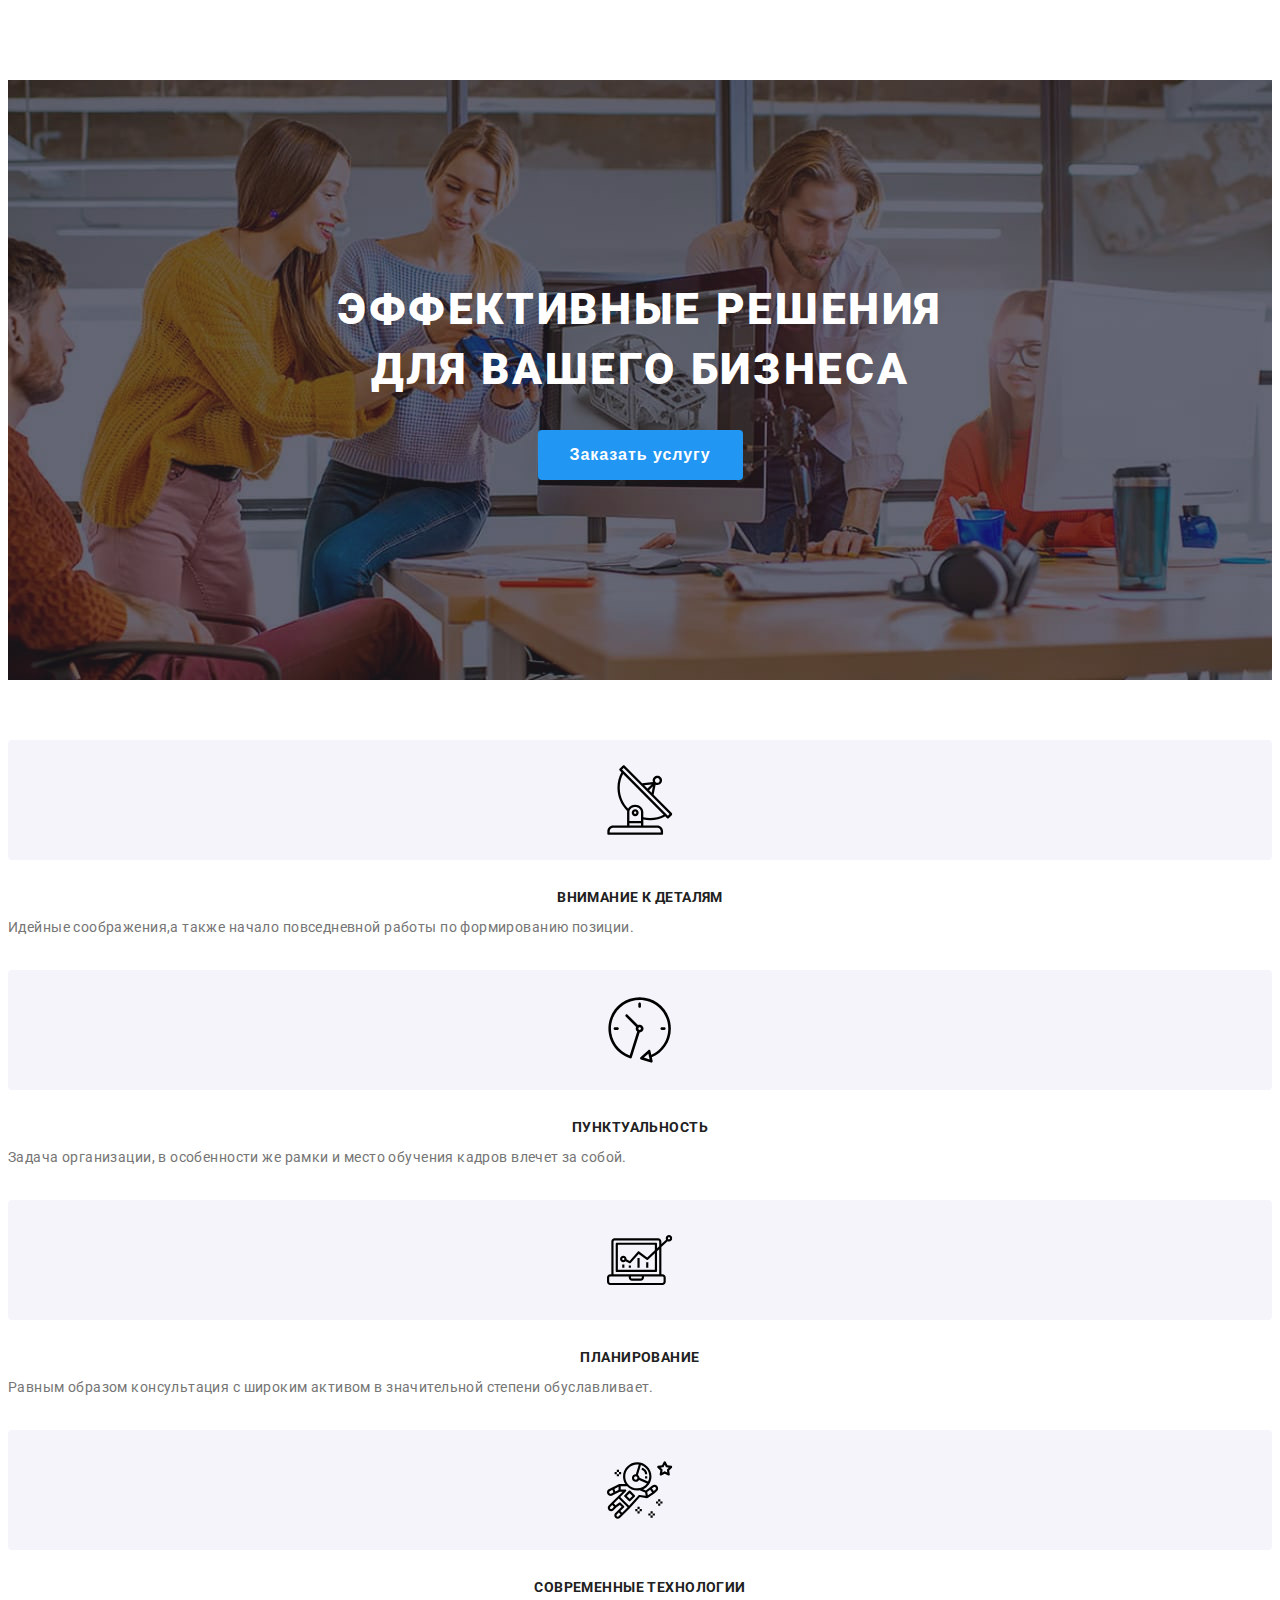
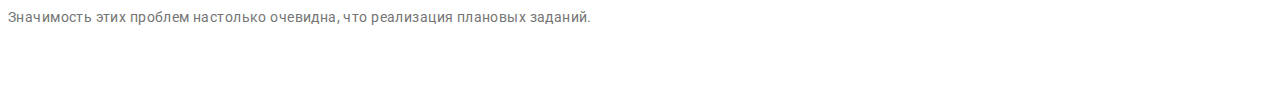
<file: index.html>
<!DOCTYPE html>
<html lang="ru">
  <head>
    <meta charset="UTF-8" />
    <meta name="viewport" content="width=device-width,initial-scale=1.0" />
    <title>WebStudio</title>
    <link rel="preconnect" href="https://fonts.gstatic.com" />
    <link
      href="https://fonts.googleapis.com/css2?family=Oleo+Script&family=Raleway:wght@700&family=Roboto:wght@400;500;700;900&display=swap"
      rel="stylesheet"/>
    <link
      rel="stylesheet"
      href="https://cdnjs.cloudflare.com/ajax/libs/modern-normalize/1.0.0/modern-normalize.min.css"
      integrity="sha512-ISS7cAi1PEhQ8jnbJpJZMd29NlhNj4AWYyLOSp2CE/CsHxTCu+r+t0D2yoJudVrd0/8fTVPUVDzY5Tvli75u/g=="
      crossorigin="anonymous"/>
      <link rel="stylesheet" href="./css/main.min.css">
  </head>

  <body class="page">
    
  <!-- HEADER -->

    <!-- <header class="header">
      <div class="container">
        <nav class="nav">
          <a class="logo header__logo" href="./index.html">Web<span class="header__logo--accent">Studio</span></a>
          <ul class="nav-list list">
            <li class="nav__item"><a class="nav__link nav__link--current link current" href="./index.html">Студия</a></li>
            <li class="nav__item"><a class="nav__link link" href="./portfolio.html">Портфолио</a></li>
            <li class="nav__item"><a class="nav__link link" href="">Контакты</a></li>
          </ul>
        </nav>
        <ul class="contacts-list list">
          <li class="contacts-list__item">
            <a class="contacts-list__link link" href="mailto:info@devstudio.com"
              ><svg class="contacts-list__icon" width="16" height="12">
                <use href="./images/sprite.svg#icon-envelope"></use></svg>info@devstudio.com</a>
          </li>
          <li class="contacts-list__item">
            <a class="contacts-list__link link" href="tel:+380961111111"><svg class=" contacts-list__icon" width="10" height="16">
                <use href="./images/sprite.svg#icon-smartphone"></use></svg>+38 096 111 11 11</a>
          </li>
        </ul>
      </div>
    </header> -->

    <main>
       <!-- HERO -->

      <section class="hero section">
        <div class="container">
          <h1 class="hero__title">Эффективные решения для вашего бизнеса</h1>
          <button type="button" class="hero__button button" data-modal-open>Заказать услугу</button> 
        </div>
      </section>

      <!-- FEATURES SECTION -->

      <section class="features section">
        <div class="container">
          <ul class="features-list list">
            <li class="features-list__item">
              <div class="features-list__wrapper">
                <a class="features-list__icon link" href="#"><svg width="65.30" height="70" class="big-icon">
                    <use href="./images/sprite.svg#icon-antenna"></use></svg></a>
              </div>
              <h3 class="features-list__title">Внимание к деталям</h3>
              <p class="features-list__text">Идейные соображения,а также начало повседневной работы по формированию позиции.</p>
            </li>
            <li class="features-list__item">
              <div>
                <div class="features-list__wrapper">
                  <a class="features-list__icon link" href="#" ><svg width="65.30" height="70" class="big-icon">
                      <use href="./images/sprite.svg#icon-clock"></use></svg></a>
                </div>
              </div>
              <h3 class="features-list__title">Пунктуальность</h3>
              <p class="features-list__text">Задача организации, в особенности же рамки и место обучения кадров влечет за собой.</p>
            </li>
            <li class="features-list__item">
              <div>
                <div class="features-list__wrapper">
                  <a class="features-list__icon link" href="#" 
                    ><svg width="65.30" height="70" class="big-icon">
                      <use href="./images/sprite.svg#icon-diagram"></use></svg></a>
                </div>
              </div>
              <h3 class="features-list__title">Планирование</h3>
              <p class="features-list__text">Равным образом консультация с широким активом в значительной степени обуславливает.</p>
            </li>
            <li class="features-list__item">
              <div class="features-list__wrapper">
                <a class="features-list__icon link" href="#"
                  ><svg width="65.30" height="70" class="big-icon">
                    <use href="./images/sprite.svg#icon-astronaut"></use></svg></a>
              </div>
              <h3 class="features-list__title">Современные технологии</h3>
              <p class="features-list__text">Значимость этих проблем настолько очевидна, что реализация плановых заданий.</p>
            </li>
          </ul>
        </div>
      </section>

      <!-- SECTION WORK -->

      <!-- <section class="work section">
        <div class="container">
          <h2 class="work__title">Чем мы занимаемся</h2>
          <ul class="work__list work-list list">
            <li class="work-list__item"><p class="work-list__text">Десктопные приложения</p><img src="./images/work-section/progr-working.png" alt="программист" width="370" /></li>
            <li class="work-list__item"><p class="work-list__text">Moбильные приложения</p><img src="./images/work-section/designers.png" alt="дизайнер" width="370" /></li>
            <li class="work-list__item"><p class="work-list__text">Дизайнерские решения</p><img src="./images/work-section/artist.png" alt="дизайнер" width="370" /></li>
          </ul>
        </div>
      </section> -->

      <!-- SECTION TEAM -->

      <!-- <section class="team section">
        <div class="container">
          <h2 class="team__title">Наша команда</h2>
          <ul class="team-list team__list list">
            <li class="team-list__item">
              <img src="./images/our-team/Igor.jpg" alt="дизайнер" width="270" />
              <div class="team-list__wrapper">
                <h3 class="team-list__title title">Игорь Демьяненко</h3>
                <p class="team-list__text">Product Designer</p>
                <ul class="team-list__socials socials-list list">
                  <li class="socials-list__item">
                    <a href="" class="socials-list__link link">
                      <svg class="socials-list__svg" width="20" height="20">
                        <use href="./images/sprite.svg#icon-instagram"></use>
                      </svg>
                    </a>
                  </li>
                  <li class="socials-list__item">
                    <a href="" class="socials-list__link link">
                      <svg class="socials-list__svg" width="20" height="16.25">
                        <use href="./images/sprite.svg#icon-twitter"></use>
                      </svg>
                    </a>
                  </li>
                  <li class="socials-list__item">
                    <a href="" class="socials-list__link link">
                      <svg class="socials-list__svg" width="10" height="20">
                        <use href="./images/sprite.svg#icon-fb"></use>
                      </svg>
                    </a>
                  </li>
                  <li class="socials-list__item">
                    <a href="" class="socials-list__link link">
                      <svg class="socials-list__svg" width="20" height="20">
                        <use href="./images/sprite.svg#icon-linkedin"></use>
                      </svg>
                    </a>
                  </li>
                </ul>
              </div>
            </li>
            <li class="team-list__item">
              <img src="./images/our-team/Olga.jpg" alt="разработчик" width="270" />
              <div class="team-list__wrapper">
                <h3 class="team-list__title title">Ольга Репина</h3>
                <p class="team-list__text">Frontend Developer</p>
                <ul class="team-list__socials socials-list list">
                  <li class="socials-list__item">
                    <a href="" class="socials-list__link link">
                      <svg class="socials-list__svg" width="20" height="20">
                        <use href="./images/sprite.svg#icon-instagram"></use>
                      </svg>
                    </a>
                  </li>
                  <li class="socials-list__item">
                    <a href="" class="socials-list__link link">
                      <svg class="socials-list__svg" width="20" height="16.25">
                        <use href="./images/sprite.svg#icon-twitter"></use>
                      </svg>
                    </a>
                  </li>
                  <li class="socials-list__item">
                    <a href="" class="socials-list__link link">
                      <svg class="socials-list__svg" width="10" height="20">
                        <use href="./images/sprite.svg#icon-fb"></use>
                      </svg>
                    </a>
                  </li>
                  <li class="socials-list__item">
                    <a href="" class="socials-list__link link">
                      <svg class="socials-list__svg" width="20" height="20">
                        <use href="./images/sprite.svg#icon-linkedin"></use>
                      </svg>
                    </a>
                  </li>
                </ul>
              </div>
            </li>
            <li class="team-list__item">
              <img src="./images/our-team/Nikolai.jpg" alt="маркетолог" width="270" />
              <div class="team-list__wrapper">
                <h3 class="team-list__title title">Николай Тарасов</h3>
                <p class="team-list__text">Marketing</p>
                <ul class="team-list__socials socials-list list">
                  <li class="socials-list__item">
                    <a href="" class="socials-list__link link">
                      <svg class="socials-list__svg" width="20" height="20">
                        <use href="./images/sprite.svg#icon-instagram"></use>
                      </svg>
                    </a>
                  </li>
                  <li class="socials-list__item">
                    <a href="" class="socials-list__link link">
                      <svg class="socials-list__svg" width="20" height="16.25">
                        <use href="./images/sprite.svg#icon-twitter"></use>
                      </svg>
                    </a>
                  </li>
                  <li class="socials-list__item">
                    <a href="" class="socials-list__link link">
                      <svg class="socials-list__svg" width="10" height="20">
                        <use href="./images/sprite.svg#icon-fb"></use>
                      </svg>
                    </a>
                  </li>
                  <li class="socials-list__item">
                    <a href="" class="socials-list__link link">
                      <svg class="socials-list__svg" width="20" height="20">
                        <use href="./images/sprite.svg#icon-linkedin"></use>
                      </svg>
                    </a>
                  </li>
                </ul>
              </div>
            </li>
            <li class="team-list__item">
              <img src="./images/our-team/Mikhail.jpg" alt="графический дизайнер" width="270" />
              <div class="team-list__wrapper">
                <h3 class="team-list__title title">Михаил Ермаков</h3>
                <p class="team-list__text">UI Designer</p>
                <ul class="team-list__socials socials-list list">
                  <li class="socials-list__item">
                    <a href="" class="socials-list__link link">
                      <svg class="socials-list__svg" width="20" height="20">
                        <use href="./images/sprite.svg#icon-instagram"></use>
                      </svg>
                    </a>
                  </li>
                  <li class="socials-list__item">
                    <a href="" class="socials-list__link link">
                      <svg class="socials-list__svg" width="20" height="16.25">
                        <use href="./images/sprite.svg#icon-twitter"></use>
                      </svg>
                    </a>
                  </li>
                  <li class="socials-list__item">
                    <a href="" class="socials-list__link link">
                      <svg class="socials-list__svg" width="10" height="20">
                        <use href="./images/sprite.svg#icon-fb"></use>
                      </svg>
                    </a>
                  </li>
                  <li class="socials-list__item">
                    <a href="" class="socials-list__link link">
                      <svg class="socials-list__svg" width="20" height="20">
                        <use href="./images/sprite.svg#icon-linkedin"></use>
                      </svg>
                    </a>
                  </li>
                </ul>
              </div>
            </li>
          </ul>
        </div>
      </section> -->

      <!-- SECTION CLIENTS  -->

      <!-- <section class="clients section">
        <h2 class="clients__title">Постоянные клиенты</h2>
        <ul class="clients__list clients-list list">
          <li class="clients-list__item">
            <a class="clients-list__link link" href="#"
              ><svg class="clients-list__icon" width="41" height="46.7"><use href="./images/sprite.svg#icon-logo"></use></svg></a>
          </li>
          <li class="clients-list__item">
            <a class="clients-list__link link" href="#"><svg class="clients-list__icon" width="40" height="52"><use href="./images/sprite.svg#icon-logo2"></use></svg></a>
          </li>
          <li class="clients-list__item">
            <a class="clients-list__link link" href="#"><svg class="clients-list__icon" width="43.46" height="41.18">
                <use href="./images/sprite.svg#icon-logo3"></use></svg></a>
          </li>
          <li class="clients-list__item">
            <a class="clients-list__link link" href="#"><svg class="clients-list__icon" width="84.44" height="40.62">
                <use href="./images/sprite.svg#icon-logo4"></use></svg></a>
          </li>
          <li class="clients-list__item">
            <a class="clients-list__link link" href="#"><svg class="clients-list__icon" width="62.54" height="45.43">
                <use href="./images/sprite.svg#icon-logo5"></use></svg></a>
          </li>
          <li class="clients-list__item">
            <a class="clients-list__link link" href="#"><svg class="clients-list__icon" width="93.79" height="43.93">
                <use href="./images/sprite.svg#icon-logo6"></use></svg></a>
          </li>
        </ul>
      </section> -->
    </main>

    <!-- FOOTER  -->

    <!-- <footer class="footer">
      <div class="container">
        <div class="footer-contacts">
          <a class="footer-contacts__logo logo" href="./index.html">Web<span class="accent">Studio</span></a>
          <address class="footer-contacts__address">
            <p>г. Киев, пр-т Леси Украинки, 26</p>
            <ul class="footer-contacts__list list">
              <li><a class="footer-contacts__link link  mail" href="mailto:info@devstudio.com">info@devstudio.com</a></li>
              <li><a class="footer-contacts__link link  tel" href="tel:+380961111111">+38 096 111 11 11</a></li>
            </ul>
          </address>
        </div>

        <div class="footer-networks">
          <p class="footer-networks__title footer-title">Присоединяйтесь</p>
          <ul class="footer-networks__list list">
            <li class="footer-networks__item">
              <a href="#" class="footer-networks__link link">
                <svg class="footer-networks__icon" width="20" height="16.25">
                  <use href="./images/sprite.svg#icon-instagram"></use></svg></a>
            </li>
            <li class="footer-networks__item">
              <a href="#" class="footer-networks__link">
                <svg class="footer-networks__icon" width="20" height="16.25">
                  <use href="./images/sprite.svg#icon-twitter"></use></svg></a>
            </li>
            <li class="footer-networks__item">
              <a href="#" class="footer-networks__link link">
                <svg class="footer-networks__icon" width="20" height="16.25">
                  <use href="./images/sprite.svg#icon-fb"></use></svg></a>
            </li>
            <li class="footer-networks__item">
              <a href="#" class="footer-networks__link">
                <svg class="footer-networks__icon" width="20" height="16.25">
                  <use href="./images/sprite.svg#icon-linkedin"></use></svg></a>
            </li>
          </ul>
        </div> -->

        <!-- FOOTER FORM -->

        <!-- <form class="footer-form" autocomplete="off" action="">
          <p class="footer-form__text footer-title">Подпишитесь на рассылку</p>
          <div class="footer-form__wrap">
          <input class="footer-form__field" class type="email" placeholder="E-mail">
          <button class="button footer-form__button" type="button">Подписаться<svg class="footer-form__icon" width="24" height="24">
            <use href="./images/sprite.svg#icon-icon-send"></use></svg></button>
          </div>
        </form>
      </div>
    </footer> -->

    <!-- MODAL -->

    <div class="backdrop is-hidden" data-modal>
      <div class="modal">
      <buton type="button" class="modal__btn" data-modal-close><svg class="modal__btn--close" width="18" height="18">
        <use href="./images/sprite.svg#icon-close"></use>
      </svg></buton>
      <p class="modal__title">Оставьте свои данные, мы вам перезвоним</p>
      <form class="contact-form" action="">
        <div class="contact-form__wrapper">
        <label class="contact-form__label" for="name">Имя</label>
        <input class="contact-form__input" id="text" type="text" name="user-name" autocomplete="off">
        <svg class="contact-form__icon" width="18" height="18">
          <use href="./images/sprite.svg#icon-person"></use>
        </svg>
      </div> 
      <div class="contact-form__wrapper">
        <label class="contact-form__label" for="tel">Телефон</label>
        <input class="contact-form__input" pattern="" id="tel" type="tel" name="user-phone" autocomplete="off">
        <svg class="contact-form__icon" width="18" height="18">
          <use href="./images/sprite.svg#icon-phone-black"></use>
        </svg>
      </div>
      <div class="contact-form__wrapper">
        <label class="contact-form__label" for="email">Почта</label>
        <input class="contact-form__input" pattern="" id="email" type="email" name="user-email" autocomplete="off">
        <svg class="contact-form__icon" width="18" height="18">
          <use href="./images/sprite.svg#icon-email-black"></use>
        </svg>
      </div>

      <!-- TEXTAREA -->

      <div class="contact-form__wrapper--textarea">
        <label class="contact-form__label" for="comment">Комментарий</label>
        <textarea class="contact-form__input text-area" id="comment" name="user-comment" placeholder="Введите текст" cols="30" rows="10"></textarea>
      </div>

      <!-- CHECKBOX -->
      
     <div class="contact-form__wrapper--checkbox">
      <input class="contact-form__input--checkbox visually-hidden" id="check" type="checkbox">
       <label class="contact-form__label--checkbox" for="check">
        <span class="contact-form__span"><svg class="check-icon" width="11" height="11">
          <use href="./images/sprite.svg#icon-check"></use>
        </svg></span>
        <p class="contact-form__text">Соглашаюсь с рассылкой и принимаю <a class="contact-form__link">Условия договора</a></p>
      </label>
      </div>
     <button class="button contact-form__send" type="submit">Отправить</button>
      </form>  
      </div>
  </div> 

    <script src="./js/modal.js"></script>
  </body>
</html>
</file>
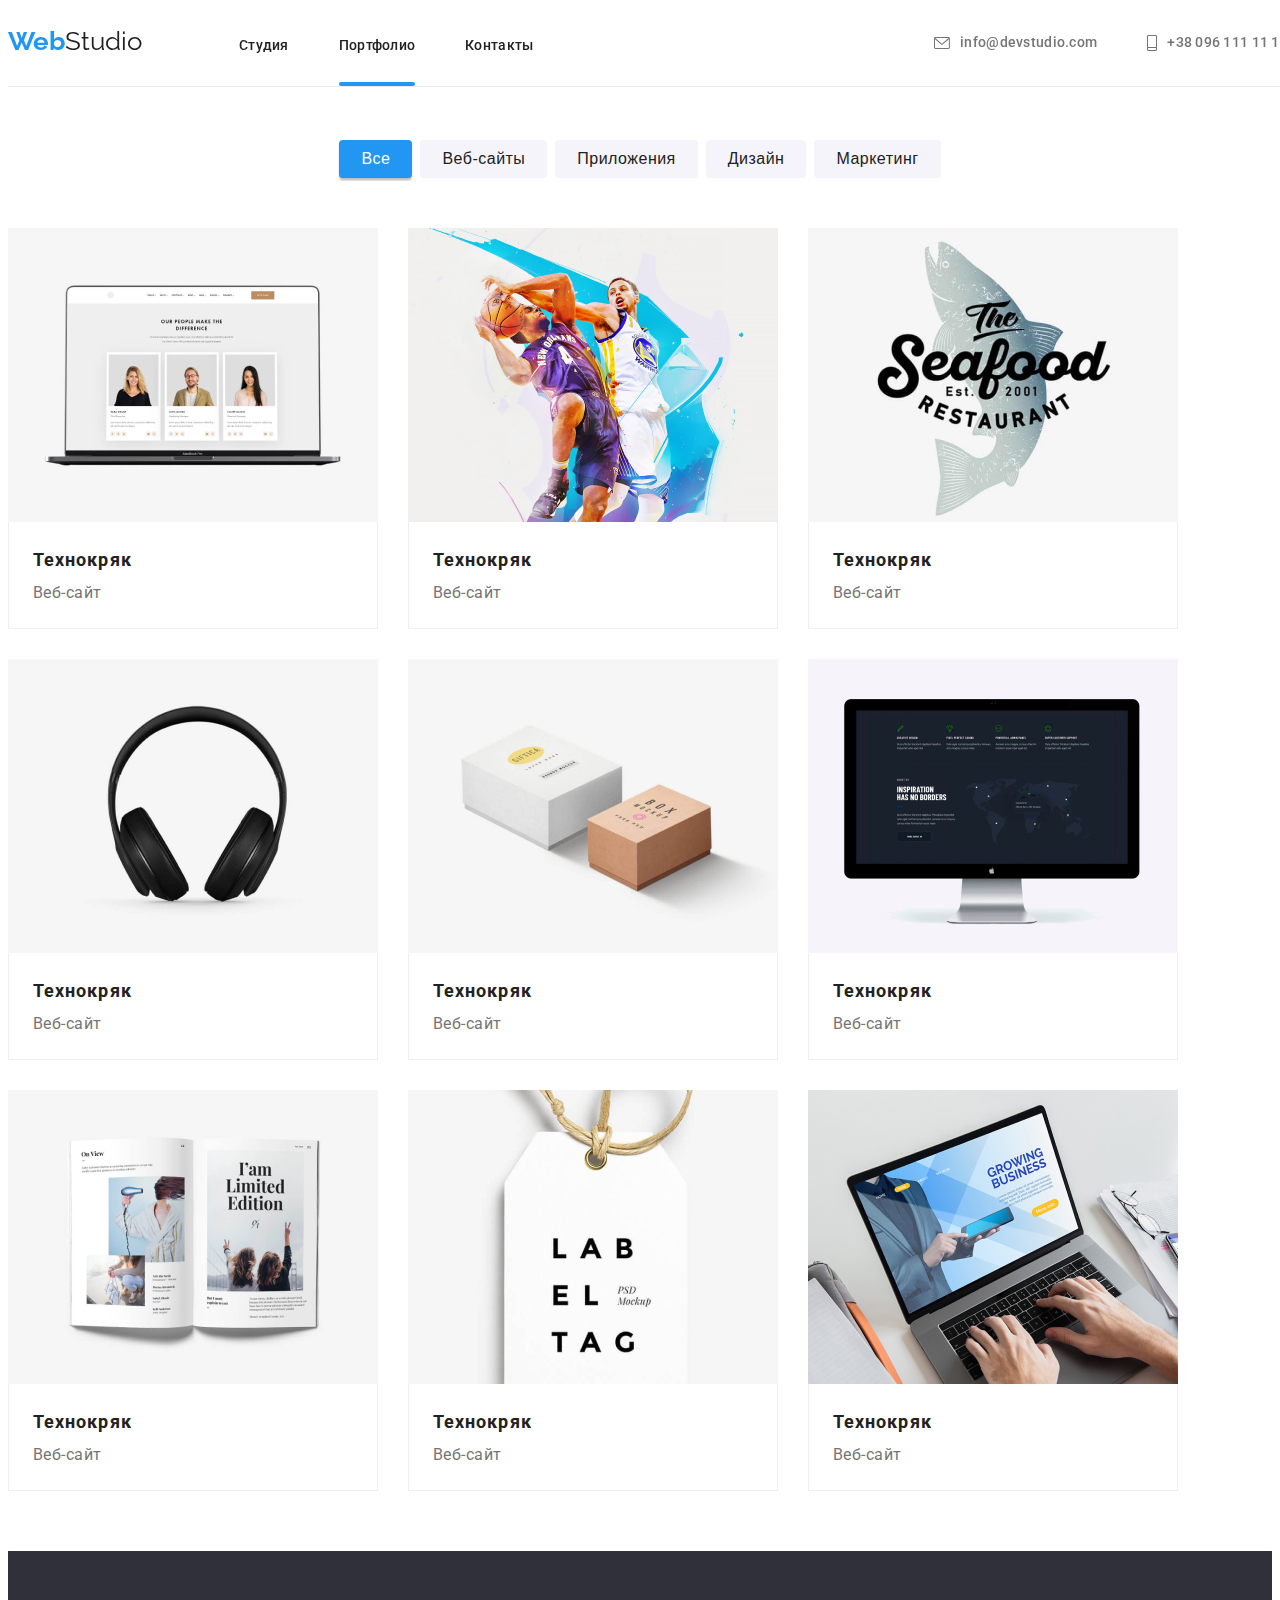
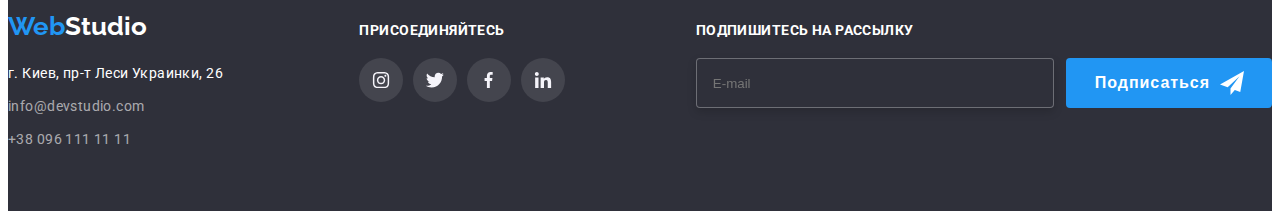
<file: portfolio.html>
<!DOCTYPE html>
<html lang="ru">
  <head>
    <meta charset="UTF-8" />
    <meta name="viewport" content="width=device-width,initial-scale=1.0" />
    <title>WebStudio</title>
    <link rel="preconnect" href="https://fonts.gstatic.com" />
    <link
      href="https://fonts.googleapis.com/css2?family=Oleo+Script&family=Raleway:wght@700&family=Roboto:wght@400;500;700;900&display=swap"
      rel="stylesheet"
    />
    <link
      rel="stylesheet"
      href="https://cdnjs.cloudflare.com/ajax/libs/modern-normalize/1.0.0/modern-normalize.min.css"
      integrity="sha512-ISS7cAi1PEhQ8jnbJpJZMd29NlhNj4AWYyLOSp2CE/CsHxTCu+r+t0D2yoJudVrd0/8fTVPUVDzY5Tvli75u/g=="
      crossorigin="anonymous"
    />
    <link rel="stylesheet" href="./css/main.min.css" />
  </head>

  <body class="page">
    <header class="header">
      <!-- контейнер является блоком и не пренадлежит к конкретному месту,
      у него нет внешней геометрии, оставляем так -->
      <div class="container">
        <nav class="nav">
          <a class="logo header__logo" href="./index.html">Web<span class="header__logo--accent">Studio</span></a>
          <ul class="nav-list list">
            <li class="nav__item"><a class="nav__link  link" href="./index.html">Студия</a></li>
            <li class="nav__item"><a class="nav__link nav__link--current current link" href="./portfolio.html">Портфолио</a></li>
            <li class="nav__item"><a class="nav__link link" href="">Контакты</a></li>
          </ul>
        </nav>
        <!-- утилитарный класс типа лист или линк для сброса стилей тоже является блоком, оставляем так -->
        <ul class="contacts-list list">
          <li class="contacts-list__item">
            <a class="contacts-list__link link" href="mailto:info@devstudio.com"
              ><svg class="contacts-list__icon" width="16" height="12">
                <use href="./images/sprite.svg#icon-envelope"></use></svg>info@devstudio.com</a>
          </li>
          <li class="contacts-list__item">
            <a class="contacts-list__link link" href="tel:+380961111111"><svg class=" contacts-list__icon" width="10" height="16">
                <use href="./images/sprite.svg#icon-smartphone"></use></svg>+38 096 111 11 11</a>
          </li>
        </ul>
      </div>
    </header>
    
    <!-- Portfolio Page content -->
    <main>
      <section class="gallery section">
        <div class="container">
        <h1 class="visually-hidden">Gallery</h1>
        <ul class="filter-list list">
          <li class="filter-list__item"><button type="button" class="filter-list__button--all">Все</button></li>
          <li class="filter-list__item"><button type="button" class="filter-list__button">Веб-сайты</button></li>
          <li class="filter-list__item"><button type="button" class="filter-list__button">Приложения</button></li>
          <li class="filter-list__item"><button type="button" class="filter-list__button">Дизайн</button></li>
          <li class="filter-list__item"><button type="button" class="filter-list__button">Маркетинг</button></li>
        </ul>
  
        <ul class="gallery-list list">
          <li class="gallery-list__item">
            <a class="gallery-list__link link" href="#">
              <div class="gallery-list__thum">
              <img src="./images/portfolio/techno.jpg" alt="" width="370" />
              <p class="gallery-list__overlay">Технокряк это современная площадка распространения коронавируса. Компании используют эту платформу для цифрового шпионажа и атак на защищённые сервера конкурентов.</p>
            </div>
              <div class="gallery-list__text">
                <h3 class="gallery-list__title">Технокряк</h3>
                <p class="gallery-list__describtion">Веб-сайт</p>
              </div>
            </a>
          </li>
          <li class="gallery-list__item">
            <a class="gallery-list__link link" href="#">
              <div class="gallery-list__thum">
              <img src="./images/portfolio/poster.jpg" alt="" width="370" />
              <p class="gallery-list__overlay">Технокряк это современная площадка распространения коронавируса. Компании используют эту платформу для цифрового шпионажа и атак на защищённые сервера конкурентов.</p>
            </div>
              <div class="gallery-list__text">
                <h3 class="gallery-list__title">Технокряк</h3>
                <p class="gallery-list__describtion">Веб-сайт</p>
              </div>
            </a>
          </li>
          <li class="gallery-list__item">
            <a class="gallery-list__link link" href="#">
              <div class="gallery-list__thum">
              <img src="./images/portfolio/seafood.jpg" alt="" width="370" />
              <p class="gallery-list__overlay">Технокряк это современная площадка распространения коронавируса. Компании используют эту платформу для цифрового шпионажа и атак на защищённые сервера конкурентов.</p>
            </div>
              <div class="gallery-list__text">
                <h3 class="gallery-list__title">Технокряк</h3>
                <p class="gallery-list__describtion">Веб-сайт</p>
              </div>
            </a>
          </li>
          <li class="gallery-list__item">
            <a class="gallery-list__link link" href="#">
              <div class="gallery-list__thum">
              <img src="./images/portfolio/prime.jpg" alt="" width="370" />
              <p class="gallery-list__overlay">Технокряк это современная площадка распространения коронавируса. Компании используют эту платформу для цифрового шпионажа и атак на защищённые сервера конкурентов.</p>
            </div>
              <div class="gallery-list__text">
                <h3 class="gallery-list__title">Технокряк</h3>
                <p class="gallery-list__describtion">Веб-сайт</p>
              </div>
            </a>
          </li>
          <li class="gallery-list__item">
            <a class="gallery-list__link link" href="#">
              <div class="gallery-list__thum">
              <img src="./images/portfolio/boxes.jpg" alt="" width="370" />
              <p class="gallery-list__overlay">Технокряк это современная площадка распространения коронавируса. Компании используют эту платформу для цифрового шпионажа и атак на защищённые сервера конкурентов.</p>
            </div>
              <div class="gallery-list__text">
                <h3 class="gallery-list__title">Технокряк</h3>
                <p class="gallery-list__describtion">Веб-сайт</p>
              </div>
            </a>
          </li>
          <li class="gallery-list__item">
            <a class="gallery-list__link link" href="#">
              <div class="gallery-list__thum">
              <img src="./images/portfolio/inspiration.jpg" alt="" width="370" />
              <p class="gallery-list__overlay">Технокряк это современная площадка распространения коронавируса. Компании используют эту платформу для цифрового шпионажа и атак на защищённые сервера конкурентов.</p>
            </div>
              <div class="gallery-list__text">
                <h3 class="gallery-list__title">Технокряк</h3>
                <p class="gallery-list__describtion">Веб-сайт</p>
              </div>
            </a>
          </li>
          <li class="gallery-list__item">
            <a class="gallery-list__link link" href="#">
              <div class="gallery-list__thum">
              <img src="./images/portfolio/limited-edition.jpg" alt="" width="370" />
              <p class="gallery-list__overlay">Технокряк это современная площадка распространения коронавируса. Компании используют эту платформу для цифрового шпионажа и атак на защищённые сервера конкурентов.</p>
            </div>
              <div class="gallery-list__text">
                <h3 class="gallery-list__title">Технокряк</h3>
                <p class="gallery-list__describtion">Веб-сайт</p>
              </div>
            </a>
          </li>
          <li class="gallery-list__item">
            <a class="gallery-list__link link" href="#">
              <div class="gallery-list__thum">
              <img src="./images/portfolio/lab.jpg" alt="" width="370" />
              <p class="gallery-list__overlay">Технокряк это современная площадка распространения коронавируса. Компании используют эту платформу для цифрового шпионажа и атак на защищённые сервера конкурентов.</p>
            </div>
              <div class="gallery-list__text">
                <h3 class="gallery-list__title">Технокряк</h3>
                <p class="gallery-list__describtion">Веб-сайт</p>
              </div>
            </a>
          </li>
          <li class="gallery-list__item">
            <a class="gallery-list__link link" href="#">
              <div class="gallery-list__thum">
              <img src="./images/portfolio/growing.jpg" alt="" width="370" />
              <p class="gallery-list__overlay">Технокряк это современная площадка распространения коронавируса. Компании используют эту платформу для цифрового шпионажа и атак на защищённые сервера конкурентов.</p>
            </div>
              <div class="gallery-list__text">
                <h3 class="gallery-list__title">Технокряк</h3>
                <p class="gallery-list__describtion">Веб-сайт</p>
              </div>
            </a>
          </li>
        </ul>
        </div>
      </section>
    </main>

    <!-- Footer -->

    <footer class="footer">
      <div class="container">
        <div class="footer-contacts">
          <a class="footer-contacts__logo logo" href="./index.html">Web<span class="accent">Studio</span></a>
          <address class="footer-contacts__address">
            <p>г. Киев, пр-т Леси Украинки, 26</p>
            <ul class="footer-contacts__list list">
              <li><a class="footer-contacts__link link  mail" href="mailto:info@devstudio.com">info@devstudio.com</a></li>
              <li><a class="footer-contacts__link link  tel" href="tel:+380961111111">+38 096 111 11 11</a></li>
            </ul>
          </address>
        </div>

        <div class="footer-networks">
          <p class="footer-networks__title footer-title">Присоединяйтесь</p>
          <ul class="footer-networks__list list">
            <li class="footer-networks__item">
              <a href="#" class="footer-networks__link link">
                <svg class="footer-networks__icon" width="20" height="16.25">
                  <use href="./images/sprite.svg#icon-instagram"></use></svg></a>
            </li>
            <li class="footer-networks__item">
              <a href="#" class="footer-networks__link">
                <svg class="footer-networks__icon" width="20" height="16.25">
                  <use href="./images/sprite.svg#icon-twitter"></use></svg></a>
            </li>
            <li class="footer-networks__item">
              <a href="#" class="footer-networks__link link">
                <svg class="footer-networks__icon" width="20" height="16.25">
                  <use href="./images/sprite.svg#icon-fb"></use></svg></a>
            </li>
            <li class="footer-networks__item">
              <a href="#" class="footer-networks__link">
                <svg class="footer-networks__icon" width="20" height="16.25">
                  <use href="./images/sprite.svg#icon-linkedin"></use></svg></a>
            </li>
          </ul>
        </div>

        <form class="footer-form" autocomplete="off" action="">
          <p class="footer-form__text footer-title">Подпишитесь на рассылку</p>
          <div class="footer-form__wrap">
          <input class="footer-form__field" class type="email" placeholder="E-mail">
          <button class="button footer-form__button" type="button">Подписаться<svg class="footer-form__icon" width="24" height="24">
            <use href="./images/sprite.svg#icon-icon-send"></use></svg></button>
          </div>
        </form>
      </div>
    </footer>

  </body>
</html>
</file>
<file: css/main.min.css>
:root{--text-color: #757575;--title-color: #212121;--secondary-text-color: #ffffff;--primary-bg-color: #ffffff;--secondary-bg-color: #f5f4fa;--accent-color: #2196f3;--icon-bg-color: #afb1bb;--timing-function: cubic-bezier(0.4, 0, 0.2, 1);--transition-delay: 250ms}html{-webkit-box-sizing:border-box;box-sizing:border-box}*,*::before,*::after{-webkit-box-sizing:inherit;box-sizing:inherit}.visually-hidden{position:absolute;width:1px;height:1px;border:0;margin:-1px;padding:0;clip:rect(0 0 0 0);overflow:hidden}body{background-color:var(--primary-bg-color);color:var(--text-color) #757575;font-family:Roboto, sans-serif;letter-spacing:0.03}ul{margin:0;padding-left:0;list-style:none}a{display:inline-block;text-decoration:none}h1,h2,h3,h4,h5,h6,p{margin:0}img{display:block;max-width:100%;height:auto}.section{padding-top:60px;padding-bottom:60px}.logo,.nav__link--current,.nav__link:hover,.nav__link:focus,.contacts-list__link:hover,.contacts-list__link:focus,.footer .link:hover,.footer .link:focus{color:var(--accent-color)}.backdrop{position:fixed;top:0;left:0;width:100%;height:100%;background:rgba(0,0,0,0.2);opacity:1;-webkit-transition:opacity var(--transition-delay) var(--timing-function);transition:opacity var(--transition-delay) var(--timing-function)}.backdrop.is-hidden{opacity:0;pointer-events:none}.backdrop.is-hidden .modal{-webkit-transform:translate(-50%, -50%) scale(0.9);transform:translate(-50%, -50%) scale(0.9)}.modal{position:absolute;top:50%;left:50%;min-width:528px;min-height:581px;padding:40px;background-color:var(--primary-bg-color);-webkit-box-shadow:0px 1px 3px rgba(0,0,0,0.12),0px 1px 1px rgba(0,0,0,0.14),0px 2px 1px rgba(0,0,0,0.2);box-shadow:0px 1px 3px rgba(0,0,0,0.12),0px 1px 1px rgba(0,0,0,0.14),0px 2px 1px rgba(0,0,0,0.2);border-radius:4px;-webkit-transform:translate(-50%, -50%) scale(1);transform:translate(-50%, -50%) scale(1);-webkit-transition:-webkit-transform var(--transition-delay) var(--timing-function);transition:-webkit-transform var(--transition-delay) var(--timing-function);transition:transform var(--transition-delay) var(--timing-function);transition:transform var(--transition-delay) var(--timing-function), -webkit-transform var(--transition-delay) var(--timing-function)}.modal__btn{position:absolute;top:8px;right:8px;display:-webkit-box;display:-ms-flexbox;display:flex;-webkit-box-pack:center;-ms-flex-pack:center;justify-content:center;-webkit-box-align:center;-ms-flex-align:center;align-items:center;width:30px;height:30px;border-radius:50%;position:absolute;background:transparent;border:1px solid rgba(0,0,0,0.1);cursor:pointer}.modal__btn:hover .modal__btn--close{fill:var(--accent-color)}.modal__title{font-weight:700;font-size:20px;margin-bottom:12px;line-height:1.15em;text-align:center;letter-spacing:0.03em;color:var(--title-color)}.contact-form__input{display:block;padding-left:40px;margin-right:0 auto;margin-left:0 auto;width:448px;height:40px;border:1px solid rgba(33,33,33,0.2);-webkit-box-sizing:border-box;box-sizing:border-box;border-radius:4px;outline-color:var(--accent-color);cursor:pointer}.contact-form__input:focus{border-color:var(--accent-color)}.contact-form__input:focus+.contact-form__icon{fill:var(--accent-color)}.contact-form__wrapper{position:relative;margin-bottom:10px}.contact-form__icon{position:absolute;top:50%;left:14px}.contact-form__label{display:block;font-size:12px;margin-bottom:4px;line-height:1.16em;letter-spacing:0.01em;color:var(--text-color)}.text-area{width:448px;height:120px;resize:none;padding-top:12px;padding-bottom:12px;padding-left:16px;padding-right:16px;margin-bottom:20px}.text-area::-webkit-input-placeholder{font-size:12px;line-height:1.16em;letter-spacing:0.01em;color:rgba(117,117,117,0.5)}.text-area:-ms-input-placeholder{font-size:12px;line-height:1.16em;letter-spacing:0.01em;color:rgba(117,117,117,0.5)}.text-area::-ms-input-placeholder{font-size:12px;line-height:1.16em;letter-spacing:0.01em;color:rgba(117,117,117,0.5)}.text-area::placeholder{font-size:12px;line-height:1.16em;letter-spacing:0.01em;color:rgba(117,117,117,0.5)}.contact-form__text{font-size:14px;line-height:1.71em;letter-spacing:0.03em;color:var(--text-color)}.contact-form__link{color:var(--accent-color);text-decoration:underline}.contact-form__wrapper--checkbox{margin-bottom:30px}.contact-form__span{display:-webkit-box;display:-ms-flexbox;display:flex;-webkit-box-align:center;-ms-flex-align:center;align-items:center;-webkit-box-pack:center;-ms-flex-pack:center;justify-content:center;width:16px;height:15px;border:2px solid var(--title-color);border-radius:3px;margin-right:8px}.check-icon{fill:var(--primary-bg-color)}.contact-form__input--checkbox:checked+.contact-form__label--checkbox>.contact-form__span{border:none;background-color:var(--accent-color)}.contact-form__input--checkbox:focus+.contact-form__label--checkbox>.contact-form__span{border-color:var(--accent-color)}.contact-form__label--checkbox{display:-webkit-box;display:-ms-flexbox;display:flex;-webkit-box-align:center;-ms-flex-align:center;align-items:center;padding-left:12px}.contact-form__send{padding-left:55px;padding-right:55px}.logo{display:inline-block;font-family:Raleway, sans-serif;font-weight:700;font-size:26px;line-height:1.19em;padding-bottom:25px;padding-top:24px;text-decoration:none}.header{position:fixed;z-index:100;width:100%;background-color:var(--primary-bg-color);top:0}.header .container{display:-webkit-box;display:-ms-flexbox;display:flex;-webkit-box-align:center;-ms-flex-align:center;align-items:center}.header__logo{margin-right:93px}.header__logo--accent{color:var(--title-color);font-family:Raleway, sans-serif;font-weight:400;font-size:26px;line-height:1.38em;letter-spacing:0.03}.nav__link{position:relative;color:var(--title-color);font-weight:500;font-size:14px;line-height:1.14em;letter-spacing:0.02em;text-decoration:none;padding-top:32px;padding-bottom:32px;-webkit-transition:color var(--transition-delay) var(--timing-function);transition:color var(--transition-delay) var(--timing-function)}.nav__link--current::after{position:absolute;display:block;width:100%;height:4px;content:'';bottom:0;left:0;background-color:var(--accent-color);border-radius:2px}.nav-list{display:-webkit-inline-box;display:-ms-inline-flexbox;display:inline-flex}.nav__item:not(:last-child){margin-right:50px}.contacts-list__link{color:var(--text-color);font-weight:500;font-size:14px;line-height:1.14em;letter-spacing:0.02em;padding-top:32px;padding-bottom:32px;-webkit-transition:color var(--transition-delay) var(--timing-function);transition:color var(--transition-delay) var(--timing-function);display:-webkit-box;display:-ms-flexbox;display:flex;-webkit-box-align:center;-ms-flex-align:center;align-items:center}.contacts-list{display:-webkit-inline-box;display:-ms-inline-flexbox;display:inline-flex;margin-left:auto}.contacts-list__item:not(:last-child){margin-right:50px}.contacts-list__icon{fill:currentColor;margin-right:10px}.hero{max-width:1600px;background-image:-webkit-gradient(linear, left top, right top, from(rgba(47,48,58,0.4)), to(rgba(47,48,58,0.4))),url("../images/hero-banner-1.jpg");background-image:linear-gradient(to right, rgba(47,48,58,0.4), rgba(47,48,58,0.4)),url("../images/hero-banner-1.jpg");background-repeat:no-repeat;background-size:cover;background-position:50% 50%;padding-top:118px;padding-bottom:118px;margin-right:auto;margin-left:auto;margin-top:80px}@media screen and (min-width: 1200px){.hero{padding-top:200px;padding-bottom:200px}}.hero__title{width:100%;margin:0 auto;margin-bottom:30px;color:var(--secondary-text-color);font-weight:900;font-size:26px;line-height:1.62;letter-spacing:0.06em;text-transform:uppercase;text-align:center}@media screen and (min-width: 480px){.hero__title{width:360px}}@media screen and (min-width: 1200px){.hero__title{width:696px}}@media screen and (min-width: 1200px){.hero__title{font-size:44px;line-height:1.36em}}.button{display:block;margin:0 auto;padding-top:10px;padding-bottom:10px;padding-right:32px;padding-left:32px;border:none;border-radius:4px;font-weight:700;font-size:16px;line-height:1.9em;letter-spacing:0.06em;text-align:center;cursor:pointer;color:var(--secondary-text-color);background-color:var(--accent-color)}.features-list{margin-bottom:-30px}.features-list__item{width:100%;margin-bottom:30px}.features-list__item:not(:last-child){margin-right:30px}.features-list__icon{display:-webkit-box;display:-ms-flexbox;display:flex;width:100%;height:120px;-webkit-box-align:center;-ms-flex-align:center;align-items:center;-webkit-box-pack:center;-ms-flex-pack:center;justify-content:center;background-color:var(--secondary-bg-color);margin-bottom:30px;border-radius:4px;color:var(--accent-color)}.features-list__title{margin-bottom:10px;color:var(--title-color);font-weight:700;font-size:14px;line-height:1.14em;letter-spacing:0.03em;text-transform:uppercase;text-align:center}.features-list__text{color:var(--text-color);font-size:14px;line-height:1.71em;letter-spacing:0.03em}.work.section{padding-top:0}.work-list{display:-webkit-box;display:-ms-flexbox;display:flex;margin-left:-30px}.work-list__item{position:relative;margin-left:30px}.work-list__text{display:-webkit-box;display:-ms-flexbox;display:flex;-webkit-box-pack:center;-ms-flex-pack:center;justify-content:center;-webkit-box-align:center;-ms-flex-align:center;align-items:center;position:absolute;bottom:0;width:100%;height:70px;font-weight:700;font-size:14px;line-height:1.14em;text-align:center;letter-spacing:0.03em;text-transform:uppercase;color:var(--secondary-text-color);background:rgba(47,48,58,0.8)}.work__title{margin-bottom:50px;color:var(--title-color);font-weight:700;font-size:36px;line-height:1.16em;text-align:center;letter-spacing:0.03em}.team{background-color:var(--secondary-bg-color)}.team__title{margin-bottom:50px;color:var(--title-color);font-weight:700;font-size:36px;line-height:1.16em;text-align:center;letter-spacing:0.03em}.team-list{display:-webkit-box;display:-ms-flexbox;display:flex;margin-right:-30px}.team-list__item{width:270px;margin-right:30px;background:var(--primary-bg-color);-webkit-box-shadow:0px 1px 3px rgba(0,0,0,0.12),0px 1px 1px rgba(0,0,0,0.14),0px 2px 1px rgba(0,0,0,0.2);box-shadow:0px 1px 3px rgba(0,0,0,0.12),0px 1px 1px rgba(0,0,0,0.14),0px 2px 1px rgba(0,0,0,0.2);border-radius:0px 0px 4px 4px}.team-list__wrapper{padding-top:30px;padding-bottom:30px;padding-right:30px;padding-left:30px}.team-list__title{margin-bottom:10px;font-weight:500;font-size:16px;line-height:1.14;text-align:center;letter-spacing:0.03em;color:var(--title-color)}.team-list__text{font-size:16px;line-height:1.14;text-align:center;letter-spacing:0.03em;color:var(--text-color);padding-bottom:16px}.socials-list{display:-webkit-box;display:-ms-flexbox;display:flex;-webkit-box-align:center;-ms-flex-align:center;align-items:center;-webkit-box-pack:center;-ms-flex-pack:center;justify-content:center}.socials-list__item:not(:last-child){margin-right:10px}.socials-list__svg{fill:var(--icon-bg-color)}.socials-list__link{display:-webkit-box;display:-ms-flexbox;display:flex;-webkit-box-align:center;-ms-flex-align:center;align-items:center;-webkit-box-pack:center;-ms-flex-pack:center;justify-content:center;width:44px;height:44px;border-radius:50px;background-color:var(--primary-bg-color);-webkit-transition:background-color var(--transition-delay) var(--timing-function);transition:background-color var(--transition-delay) var(--timing-function)}.socials-list__link:hover,.socials-list__link:focus{background-color:var(--accent-color)}.socials-list__link:hover .socials-list__svg,.socials-list__link:focus .socials-list__svg{fill:var(--secondary-bg-color);-webkit-transition:fill var(--transition-delay) var(--timing-function);transition:fill var(--transition-delay) var(--timing-function)}.clients__title{margin:0 auto;margin-bottom:50px;font-weight:700;font-size:36px;line-height:1.16em;text-align:center;letter-spacing:0.03em;color:var(--title-color)}.clients-list{display:-webkit-box;display:-ms-flexbox;display:flex;-webkit-box-align:center;-ms-flex-align:center;align-items:center;-webkit-box-pack:center;-ms-flex-pack:center;justify-content:center}.clients-list__item:not(:last-child){margin-right:30px}.clients-list__icon{fill:var(--icon-bg-color);-webkit-transition:fill var(--transition-delay) var(--timing-function);transition:fill var(--transition-delay) var(--timing-function)}.clients-list__link{display:-webkit-box;display:-ms-flexbox;display:flex;-webkit-box-align:center;-ms-flex-align:center;align-items:center;-webkit-box-pack:center;-ms-flex-pack:center;justify-content:center;color:var(--accent-color);width:170px;height:92px;border:1px solid var(--icon-bg-color);-webkit-box-sizing:border-box;box-sizing:border-box;border-radius:4px;outline:none;-webkit-transition:border-color var(--transition-delay) var(--timing-function);transition:border-color var(--transition-delay) var(--timing-function)}.clients-list__link:hover,.clients-list__link:focus{border:1px solid var(--accent-color)}.clients-list__link:hover .clients-list__icon,.clients-list__link:focus .clients-list__icon{fill:var(--accent-color)}.footer-contacts .link{text-decoration:none}.footer{padding-top:60px;padding-bottom:60px;background-color:#2f303a}.footer .container{display:-webkit-box;display:-ms-flexbox;display:flex;-webkit-box-pack:justify;-ms-flex-pack:justify;justify-content:space-between;-webkit-box-align:baseline;-ms-flex-align:baseline;align-items:baseline}.footer-contacts__logo{margin-bottom:20px;padding:0}.footer .logo .accent{color:var(--secondary-text-color)}.footer-contacts__address{width:231px;color:var(--secondary-text-color);font-style:normal;font-size:14px;line-height:1.71;letter-spacing:0.03em}.footer-contacts__address>p{margin-bottom:9px}.footer-contacts__link{color:rgba(255,255,255,0.6);font-size:14px;line-height:1.71;letter-spacing:0.03em}.footer-contacts__address .accent{color:var(--secondary-text-color)}.footer-contacts__list li:first-child{margin-bottom:9px}.footer-title{font-weight:700;font-size:14px;line-height:1.17;letter-spacing:0.03em;text-transform:uppercase;color:var(--secondary-text-color);margin-bottom:20px}.footer-networks__link{display:-webkit-box;display:-ms-flexbox;display:flex;background:rgba(255,255,255,0.1);width:100%;height:100%;border-radius:50%;-webkit-box-align:center;-ms-flex-align:center;align-items:center;-webkit-box-pack:center;-ms-flex-pack:center;justify-content:center;-webkit-transition:background-color var(--transition-delay) var(--timing-function);transition:background-color var(--transition-delay) var(--timing-function)}.footer-networks__list{display:-webkit-box;display:-ms-flexbox;display:flex}.footer-networks__item{width:44px;height:44px;margin-right:10px}.footer-networks__icon{fill:var(--secondary-bg-color)}.footer-networks__link:hover,.footer-networks__link:focus{background-color:var(--accent-color)}.footer-form__field{width:358px;height:50px;margin-right:12px;padding-left:16px;border:1px solid rgba(255,255,255,0.3);-webkit-filter:drop-shadow(0px 4px 4px rgba(0,0,0,0.15));filter:drop-shadow(0px 4px 4px rgba(0,0,0,0.15));border-radius:4px;background:#2F303A;color:#ffffff}.footer-form__wrap{display:-webkit-box;display:-ms-flexbox;display:flex;-webkit-box-pack:center;-ms-flex-pack:center;justify-content:center;-webkit-box-align:center;-ms-flex-align:center;align-items:center}.footer-form__button{display:-webkit-box;display:-ms-flexbox;display:flex;-webkit-box-pack:center;-ms-flex-pack:center;justify-content:center;-webkit-box-align:center;-ms-flex-align:center;align-items:center;padding-left:29px;padding-right:28px}.footer-form__icon{margin-left:10px;fill:var(--primary-bg-color)}.main{font-family:Roboto, sans-serif}.visually-hidden{position:absolute;width:1px;height:1px;border:0;margin:-1px;padding:0;clip:rect(0 0 0 0);overflow:hidden}.header{border-bottom:1px solid #ececec}.gallery{margin-top:80px}.filter-list{display:-webkit-box;display:-ms-flexbox;display:flex;-webkit-box-pack:center;-ms-flex-pack:center;justify-content:center;margin-bottom:50px}.filter-list__item:not(:last-child){margin-right:8px}.filter-list__button{color:var(--title-color);background-color:var(--secondary-bg-color);padding:6px 22px;border:none;font-weight:500;font-size:16px;line-height:1.62em;text-align:center;letter-spacing:0.03em;display:inline-block;cursor:pointer;border-radius:4px;-webkit-transition:background-color 250ms cubic-bezier(0.4, 0, 0.2, 1),color 250ms cubic-bezier(0.4, 0, 0.2, 1);transition:background-color 250ms cubic-bezier(0.4, 0, 0.2, 1),color 250ms cubic-bezier(0.4, 0, 0.2, 1)}.filter-list__button:hover,.filter-list__button:focus{color:var(--secondary-text-color);background-color:var(--accent-color);-webkit-box-shadow:0px 3px 1px rgba(0,0,0,0.1),0px 1px 2px rgba(0,0,0,0.08),0px 2px 2px rgba(0,0,0,0.12);box-shadow:0px 3px 1px rgba(0,0,0,0.1),0px 1px 2px rgba(0,0,0,0.08),0px 2px 2px rgba(0,0,0,0.12)}.filter-list__button--all{padding:6px 22px;border:none;font-weight:500;font-size:16px;line-height:1.62em;text-align:center;letter-spacing:0.03em;display:inline-block;cursor:pointer;border-radius:4px;color:var(--secondary-text-color);background-color:var(--accent-color);-webkit-box-shadow:0px 3px 1px rgba(0,0,0,0.1),0px 1px 2px rgba(0,0,0,0.08),0px 2px 2px rgba(0,0,0,0.12);box-shadow:0px 3px 1px rgba(0,0,0,0.1),0px 1px 2px rgba(0,0,0,0.08),0px 2px 2px rgba(0,0,0,0.12)}.gallery-list{display:-webkit-box;display:-ms-flexbox;display:flex;-ms-flex-wrap:wrap;flex-wrap:wrap;margin-left:-30px;margin-top:-30px}.gallery-list__title{color:var(--title-color);font-weight:700;font-size:18px;line-height:2em;letter-spacing:0.06em}.gallery-list__describtion{color:var(--text-color);font-size:16px;line-height:1.87em;letter-spacing:0.03em}.gallery-list__item{width:370px;margin-left:30px;margin-top:30px}.gallery-list__link{display:block;width:100%;height:100%}.gallery-list__link:hover,.gallery-list__link:focus{-webkit-box-shadow:0px 1px 1px rgba(0,0,0,0.12),0px 4px 4px rgba(0,0,0,0.06),1px 4px 6px rgba(0,0,0,0.16);box-shadow:0px 1px 1px rgba(0,0,0,0.12),0px 4px 4px rgba(0,0,0,0.06),1px 4px 6px rgba(0,0,0,0.16)}.gallery-list__link:hover .gallery-list__overlay{-webkit-transform:translateY(0);transform:translateY(0);opacity:1;-webkit-transition:-webkit-transform 250ms var(--timing-function);transition:-webkit-transform 250ms var(--timing-function);transition:transform 250ms var(--timing-function);transition:transform 250ms var(--timing-function), -webkit-transform 250ms var(--timing-function)}.gallery-list__text{padding:20px 24px;border:1px solid #eeeeee;border-top:none}.gallery-list__thum{position:relative;overflow:hidden}.gallery-list__overlay{position:absolute;top:0;left:0;width:100%;height:100%;background:rgba(33,150,243,0.9);-webkit-transform:translateY(100%);transform:translateY(100%);-webkit-transition:var(--transition-delay) var(--timing-function);transition:var(--transition-delay) var(--timing-function);font-weight:400;font-size:18px;line-height:1.5;letter-spacing:0.03em;color:#ffffff;padding:63px 24px}
/*# sourceMappingURL=main.min.css.map */
</file>
